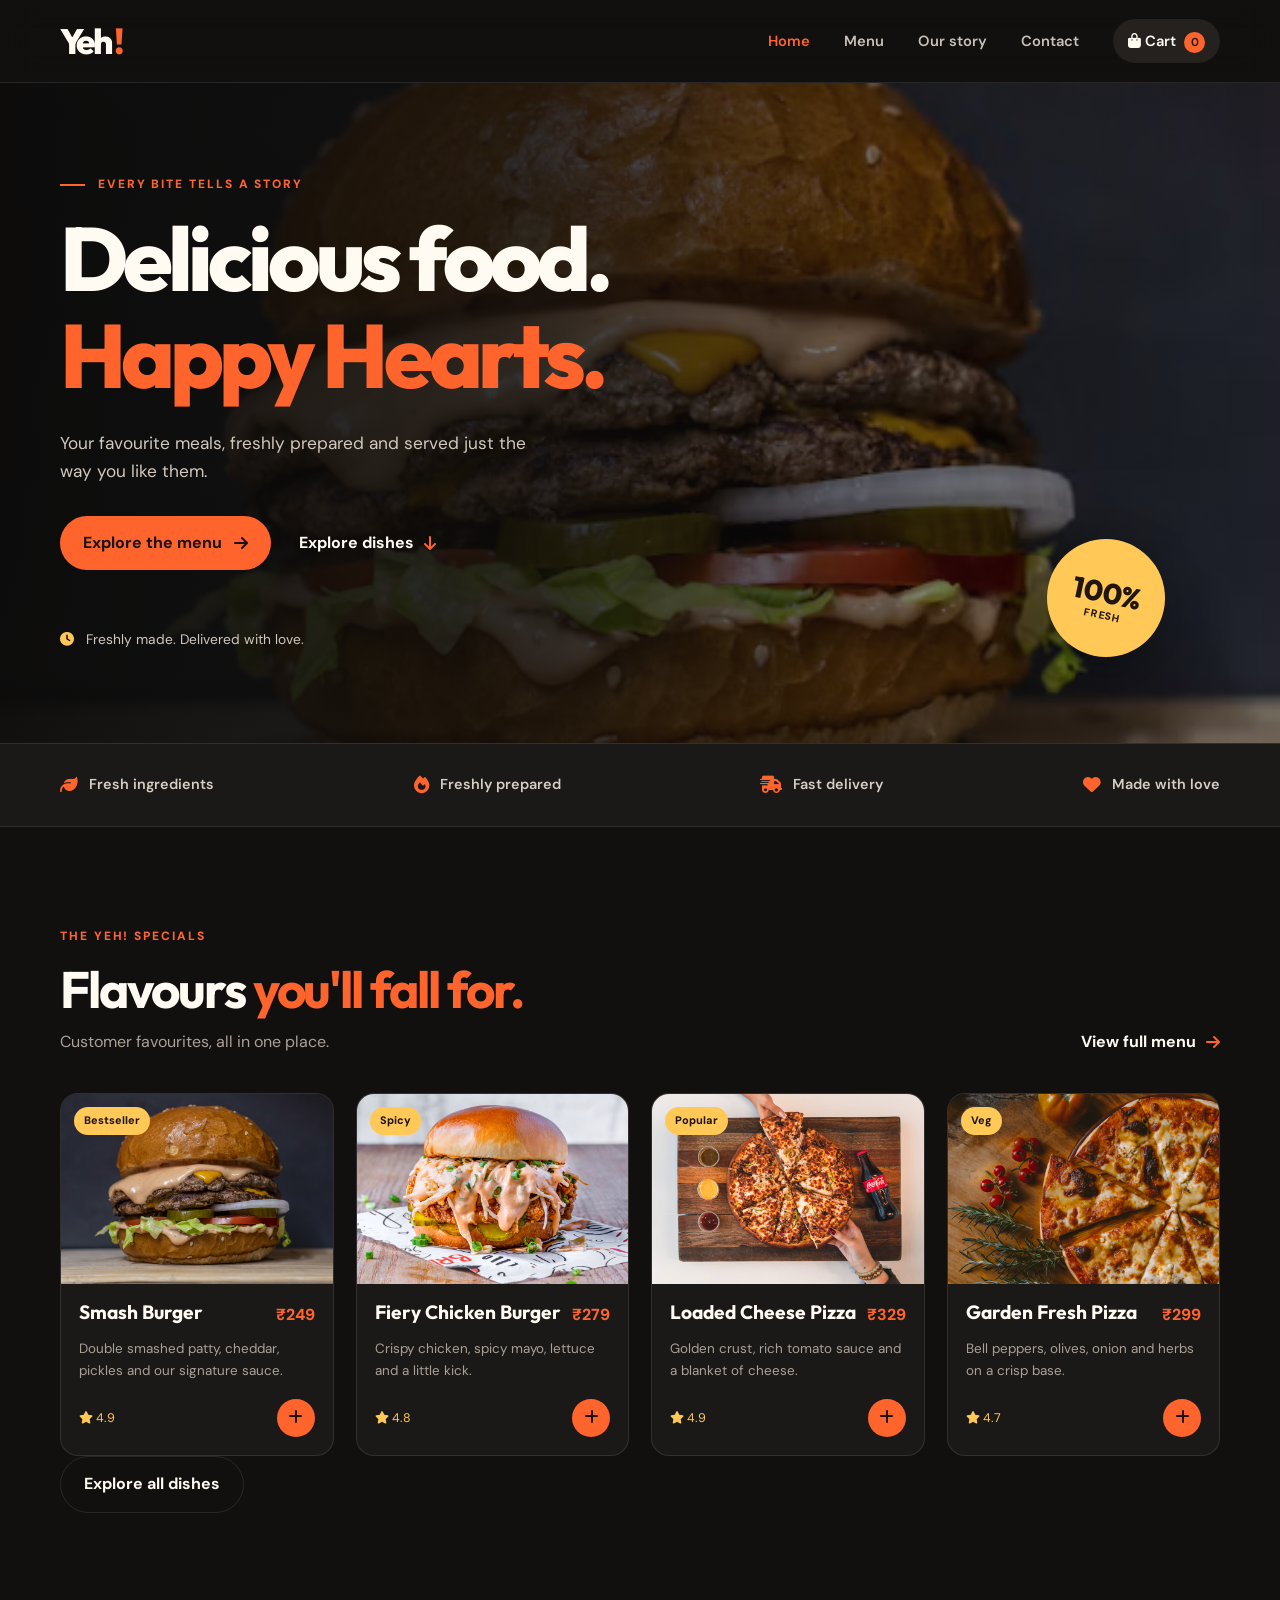
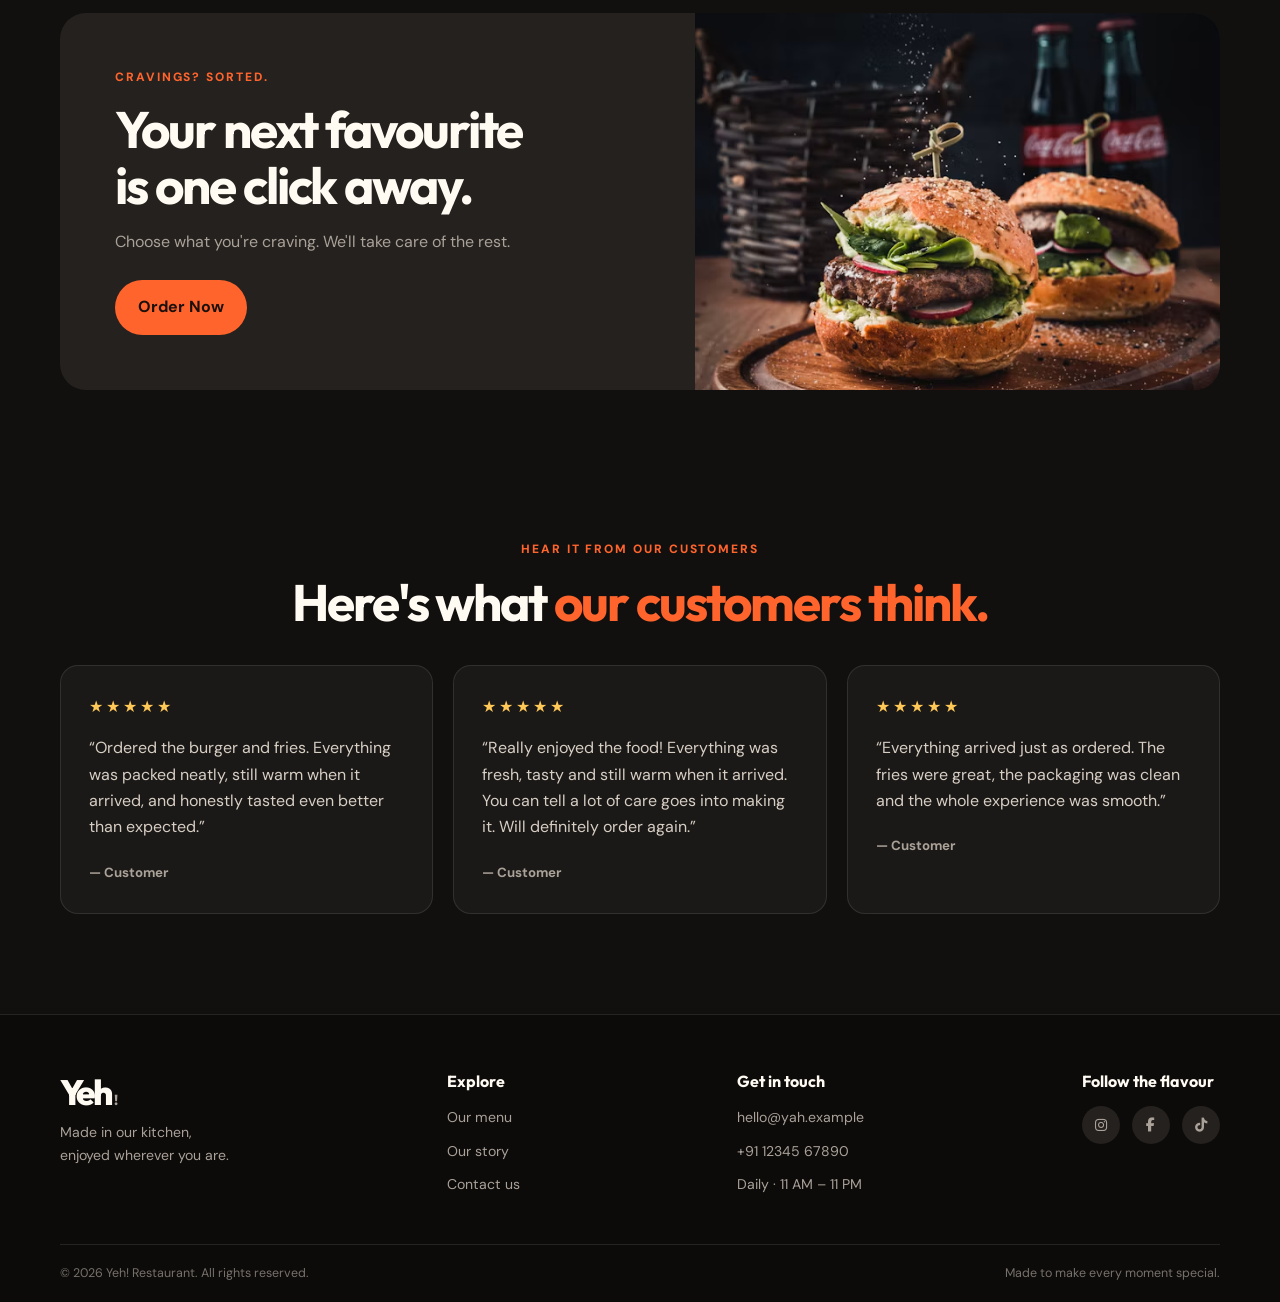
<file: index.html>
<!doctype html>
<html lang="en">
  <head>
    <meta charset="UTF-8" />
    <meta name="viewport" content="width=device-width, initial-scale=1.0" />
    <meta
      name="description"
      content="Yeh! — freshly prepared food, bold flavours and convenient delivery."
    />
    <title>Yeh! | Fresh Food, Delivered</title>

    <link rel="preconnect" href="https://fonts.googleapis.com" />
    <link rel="preconnect" href="https://fonts.gstatic.com" crossorigin />
    <link
      href="https://fonts.googleapis.com/css2?family=DM+Sans:wght@400;500;600;700&family=Outfit:wght@400;500;600;700;800&display=swap"
      rel="stylesheet"
    />
    <link
      rel="stylesheet"
      href="https://cdnjs.cloudflare.com/ajax/libs/font-awesome/6.5.2/css/all.min.css"
    />
    <link rel="stylesheet" href="css/style.css" />
    <link rel="stylesheet" href="css/responsive.css" />
    <script src="js/script.js" defer></script>
  </head>

  <body>
    <!-- Header and Navigation Section -->
    <header class="site-header">
      <div class="container nav-wrap flex items-center justify-between">
        <a class="brand" href="index.html" aria-label="Yeh! home">
          Yeh <span>!</span>
        </a>

        <button
          class="menu-toggle"
          type="button"
          aria-label="Open navigation"
          aria-expanded="false"
          aria-controls="main-navigation"
        >
          <i class="fa-solid fa-bars"></i>
        </button>

        <nav
          class="main-nav flex items-center"
          id="main-navigation"
          aria-label="Main navigation"
        >
          <a class="active" href="index.html">Home</a>
          <a href="menu.html">Menu</a>
          <a href="about.html">Our story</a>
          <a href="contact.html">Contact</a>

          <a class="nav-cart" href="checkout.html">
            <i class="fa-solid fa-bag-shopping"></i> Cart
            <span class="cart-count">0</span>
          </a>
        </nav>
      </div>
    </header>

    <!-- Main Content Section -->
    <main>
      <!-- Hero Section -->
      <section class="hero">
        <div class="hero-shade"></div>

        <div class="container hero-content">
          <p class="eyebrow"><span></span> EVERY BITE TELLS A STORY</p>

          <h1>
            Delicious food.<br />
            <em>Happy Hearts.</em>
          </h1>

          <p class="hero-copy">
            Your favourite meals, freshly prepared and served just the way you
            like them.
          </p>

          <!-- Hero Buttons Section -->
          <div class="hero-actions flex items-center">
            <a class="btn btn-primary" href="menu.html">
              Explore the menu
              <i class="fa-solid fa-arrow-right"></i>
            </a>

            <a class="text-link" href="#popular">
              Explore dishes
              <i class="fa-solid fa-arrow-down"></i>
            </a>
          </div>

          <!-- Hero Note Section -->
          <div class="hero-note">
            <i class="fa-solid fa-clock"></i>
            Freshly made. Delivered with love.
          </div>
        </div>

        <!-- Hero Sticker Section -->
        <div class="hero-sticker">
          <strong>100%</strong>
          <span>FRESH</span>
        </div>
      </section>

      <!-- Promise and Trust Points Section -->
      <section class="promise-strip">
        <div class="container promise-inner flex justify-between">
          <div>
            <i class="fa-solid fa-leaf"></i>
            <span>Fresh ingredients</span>
          </div>

          <div>
            <i class="fa-solid fa-fire"></i>
            <span>Freshly prepared</span>
          </div>

          <div>
            <i class="fa-solid fa-truck-fast"></i>
            <span>Fast delivery</span>
          </div>

          <div>
            <i class="fa-solid fa-heart"></i>
            <span>Made with love</span>
          </div>
        </div>
      </section>

      <!-- Popular Dishes Section -->
      <section class="section container" id="popular">
        <div class="section-heading flex items-end justify-between">
          <div>
            <p class="eyebrow">THE YEH! SPECIALS</p>
            <h2>Flavours<em> you'll fall for.</em></h2>
            <p class="muted">Customer favourites, all in one place.</p>
          </div>

          <a class="text-link desktop-link" href="menu.html">
            View full menu
            <i class="fa-solid fa-arrow-right"></i>
          </a>
        </div>

        <!-- Featured Food Items Section -->
        <div class="food-list flex" id="featured-foods"></div>

        <!-- Mobile Menu Button Section -->
        <a class="btn btn-outline mobile-full" href="menu.html">
          Explore all dishes
        </a>
      </section>

      <!-- Promotional Banner Section -->
      <section class="promo container">
        <div class="promo-copy">
          <p class="eyebrow">CRAVINGS? SORTED.</p>

          <h2>
            Your next favourite<br />
            is one click away.
          </h2>

          <p>Choose what you're craving. We'll take care of the rest.</p>

          <a class="btn btn-primary" href="menu.html">Order Now</a>
        </div>

        <!-- Promotional Image Section -->
        <div
          class="promo-image"
          role="img"
          aria-label="Fresh burger and fries"
        ></div>
      </section>

      <!-- Customer Reviews Section -->
      <section class="section container review-section">
        <p class="eyebrow text-center">HEAR IT FROM OUR CUSTOMERS</p>

        <h2 class="text-center">Here's what <em>our customers think.</em></h2>

        <!-- Review Cards Section -->
        <div class="review-list flex">
          <article class="review-card">
            <div class="stars" aria-label="5 out of 5 stars">★★★★★</div>

            <p>
              “Ordered the burger and fries. Everything was packed neatly, still
              warm when it arrived, and honestly tasted even better than
              expected.”
            </p>

            <strong>— Customer</strong>
          </article>

          <article class="review-card">
            <div class="stars" aria-label="5 out of 5 stars">★★★★★</div>

            <p>
              “Really enjoyed the food! Everything was fresh, tasty and still
              warm when it arrived. You can tell a lot of care goes into making
              it. Will definitely order again.”
            </p>

            <strong>— Customer</strong>
          </article>

          <article class="review-card">
            <div class="stars" aria-label="5 out of 5 stars">★★★★★</div>

            <p>
              “Everything arrived just as ordered. The fries were great, the
              packaging was clean and the whole experience was smooth.”
            </p>

            <strong>— Customer</strong>
          </article>
        </div>
      </section>
    </main>

    <!-- Footer Section -->
    <footer class="site-footer">
      <!-- Footer Main Content Section -->
      <div class="container footer-main flex justify-between">
        <div>
          <a class="brand" href="index.html">Yeh <span>!</span></a>
          <p>
            Made in our kitchen,<br />
            enjoyed wherever you are.
          </p>
        </div>

        <!-- Footer Navigation Links Section -->
        <div>
          <h3>Explore</h3>
          <a href="menu.html">Our menu</a>
          <a href="about.html">Our story</a>
          <a href="contact.html">Contact us</a>
        </div>

        <!-- Footer Contact Information Section -->
        <div>
          <h3>Get in touch</h3>
          <a href="mailto:hello@yah.example">hello@yah.example</a>
          <a href="tel:+911234567890">+91 12345 67890</a>
          <span>Daily · 11 AM – 11 PM</span>
        </div>

        <!-- Footer Social Media Section -->
        <div>
          <h3>Follow the flavour</h3>

          <div class="socials flex">
            <a href="#" aria-label="Instagram">
              <i class="fa-brands fa-instagram"></i>
            </a>

            <a href="#" aria-label="Facebook">
              <i class="fa-brands fa-facebook-f"></i>
            </a>

            <a href="#" aria-label="TikTok">
              <i class="fa-brands fa-tiktok"></i>
            </a>
          </div>
        </div>
      </div>

      <!-- Footer Bottom Section -->
      <div class="container footer-bottom flex justify-between">
        <span>
          © <span data-year></span> Yeh! Restaurant. All rights reserved.
        </span>

        <span>Made to make every moment special.</span>
      </div>
    </footer>
  </body>
</html>
</file>
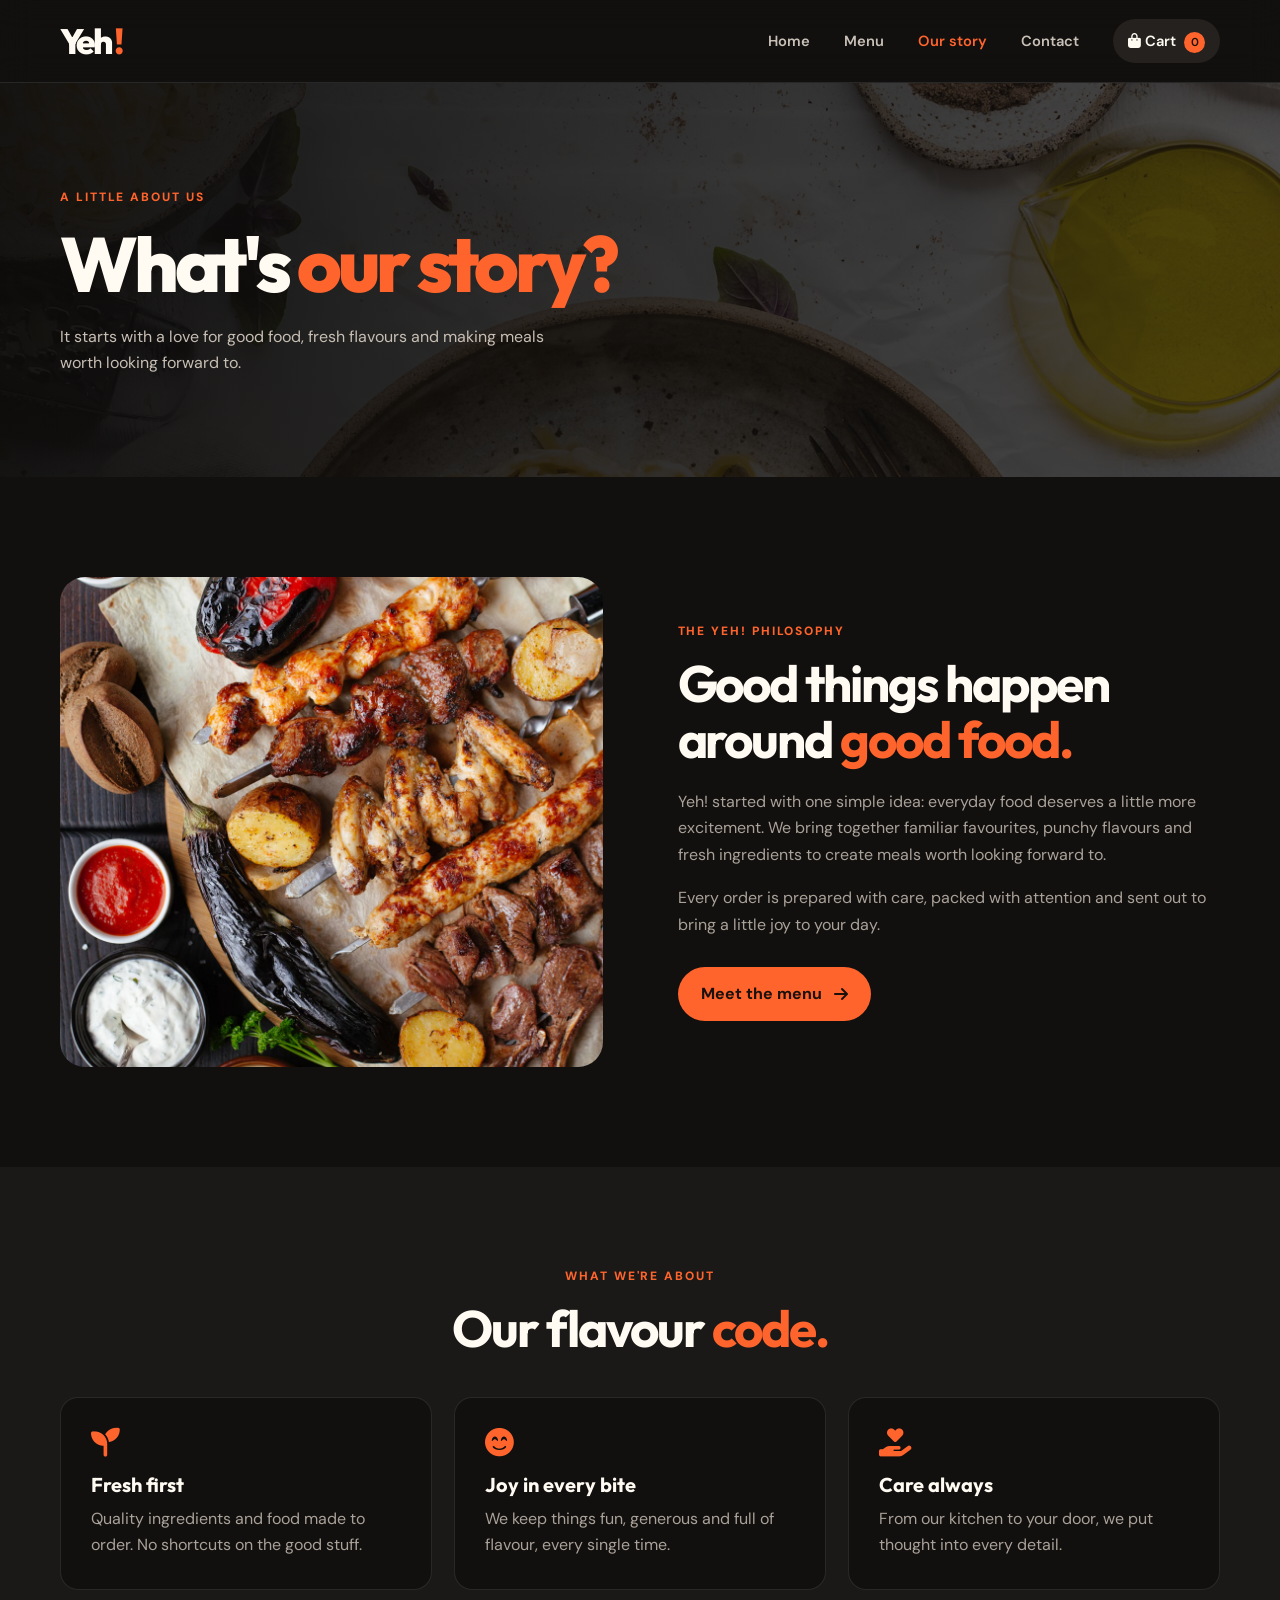
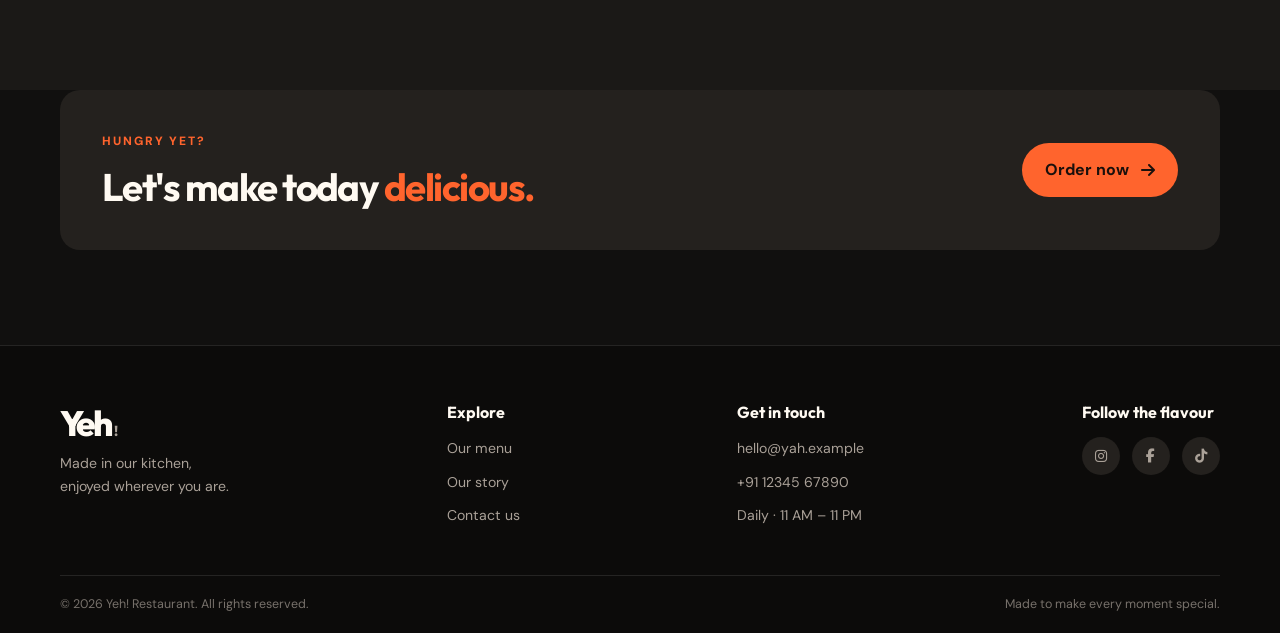
<file: about.html>
<!doctype html>
<html lang="en">
  <head>
    <meta charset="UTF-8" />
    <meta name="viewport" content="width=device-width, initial-scale=1.0" />
    <meta
      name="description"
      content="Yeh! — freshly prepared food, bold flavours and convenient delivery."
    />
    <title>Our Story | Yeh!</title>

    <link rel="preconnect" href="https://fonts.googleapis.com" />
    <link rel="preconnect" href="https://fonts.gstatic.com" crossorigin />
    <link
      href="https://fonts.googleapis.com/css2?family=DM+Sans:wght@400;500;600;700&family=Outfit:wght@400;500;600;700;800&display=swap"
      rel="stylesheet"
    />
    <link
      rel="stylesheet"
      href="https://cdnjs.cloudflare.com/ajax/libs/font-awesome/6.5.2/css/all.min.css"
    />
    <link rel="stylesheet" href="css/style.css" />
    <link rel="stylesheet" href="css/responsive.css" />
    <script src="js/script.js" defer></script>
  </head>

  <body>
    <!-- Header and Navigation Section -->
    <header class="site-header">
      <div class="container nav-wrap flex items-center justify-between">
        <a class="brand" href="index.html" aria-label="Yeh! home">
          Yeh <span>!</span>
        </a>

        <button
          class="menu-toggle"
          type="button"
          aria-label="Open navigation"
          aria-expanded="false"
          aria-controls="main-navigation"
        >
          <i class="fa-solid fa-bars"></i>
        </button>

        <nav
          class="main-nav flex items-center"
          id="main-navigation"
          aria-label="Main navigation"
        >
          <a href="index.html">Home</a>
          <a href="menu.html">Menu</a>
          <a class="active" href="about.html">Our story</a>
          <a href="contact.html">Contact</a>

          <a class="nav-cart" href="checkout.html">
            <i class="fa-solid fa-bag-shopping"></i> Cart
            <span class="cart-count">0</span>
          </a>
        </nav>
      </div>
    </header>

    <!-- Main Content Section -->
    <main>
      <!-- About Hero Section -->
      <section class="page-hero about-hero">
        <div class="container">
          <p class="eyebrow">A LITTLE ABOUT US</p>
          <h1>What's <em>our story?</em></h1>
          <p>
            It starts with a love for good food, fresh flavours and making meals
            worth looking forward to.
          </p>
        </div>
      </section>

      <!-- Our Story and Philosophy Section -->
      <section class="section container story-layout flex items-center">
        <div class="story-photo"></div>
        <div class="story-copy">
          <p class="eyebrow">THE YEH! PHILOSOPHY</p>
          <h2>Good things happen<br />around <em>good food.</em></h2>
          <p>
            Yeh! started with one simple idea: everyday food deserves a little
            more excitement. We bring together familiar favourites, punchy
            flavours and fresh ingredients to create meals worth looking forward
            to.
          </p>
          <p>
            Every order is prepared with care, packed with attention and sent
            out to bring a little joy to your day.
          </p>
          <a class="btn btn-primary" href="menu.html"
            >Meet the menu <i class="fa-solid fa-arrow-right"></i
          ></a>
        </div>
      </section>

      <!-- Our Values Section -->
      <section class="values-section">
        <div class="container section">
          <p class="eyebrow text-center">WHAT WE'RE ABOUT</p>
          <h2 class="text-center">Our flavour <em>code.</em></h2>

          <!-- Value Cards Section -->
          <div class="value-list flex">
            <article class="value-card">
              <i class="fa-solid fa-seedling"></i>
              <h3>Fresh first</h3>
              <p>
                Quality ingredients and food made to order. No shortcuts on the
                good stuff.
              </p>
            </article>

            <article class="value-card">
              <i class="fa-solid fa-face-smile-beam"></i>
              <h3>Joy in every bite</h3>
              <p>
                We keep things fun, generous and full of flavour, every single
                time.
              </p>
            </article>

            <article class="value-card">
              <i class="fa-solid fa-hand-holding-heart"></i>
              <h3>Care always</h3>
              <p>
                From our kitchen to your door, we put thought into every detail.
              </p>
            </article>
          </div>
        </div>
      </section>

      <!-- Call to Action Section -->
      <section
        class="section container cta-band flex justify-between items-center"
      >
        <div>
          <p class="eyebrow">HUNGRY YET?</p>
          <h2>Let's make today <em>delicious.</em></h2>
        </div>
        <a class="btn btn-primary" href="menu.html"
          >Order now <i class="fa-solid fa-arrow-right"></i
        ></a>
      </section>
    </main>

    <!-- Footer Section -->
    <footer class="site-footer">
      <!-- Footer Main Content Section -->
      <div class="container footer-main flex justify-between">
        <div>
          <a class="brand" href="index.html">Yeh <span>!</span></a>
          <p>
            Made in our kitchen,<br />
            enjoyed wherever you are.
          </p>
        </div>

        <!-- Footer Navigation Links Section -->
        <div>
          <h3>Explore</h3>
          <a href="menu.html">Our menu</a>
          <a href="about.html">Our story</a>
          <a href="contact.html">Contact us</a>
        </div>

        <!-- Footer Contact Information Section -->
        <div>
          <h3>Get in touch</h3>
          <a href="mailto:hello@yah.example">hello@yah.example</a>
          <a href="tel:+911234567890">+91 12345 67890</a>
          <span>Daily · 11 AM – 11 PM</span>
        </div>

        <!-- Footer Social Media Section -->
        <div>
          <h3>Follow the flavour</h3>

          <div class="socials flex">
            <a href="#" aria-label="Instagram">
              <i class="fa-brands fa-instagram"></i>
            </a>

            <a href="#" aria-label="Facebook">
              <i class="fa-brands fa-facebook-f"></i>
            </a>

            <a href="#" aria-label="TikTok">
              <i class="fa-brands fa-tiktok"></i>
            </a>
          </div>
        </div>
      </div>

      <!-- Footer Bottom Section -->
      <div class="container footer-bottom flex justify-between">
        <span>
          © <span data-year></span> Yeh! Restaurant. All rights reserved.
        </span>

        <span>Made to make every moment special.</span>
      </div>
    </footer>
  </body>
</html>
</file>
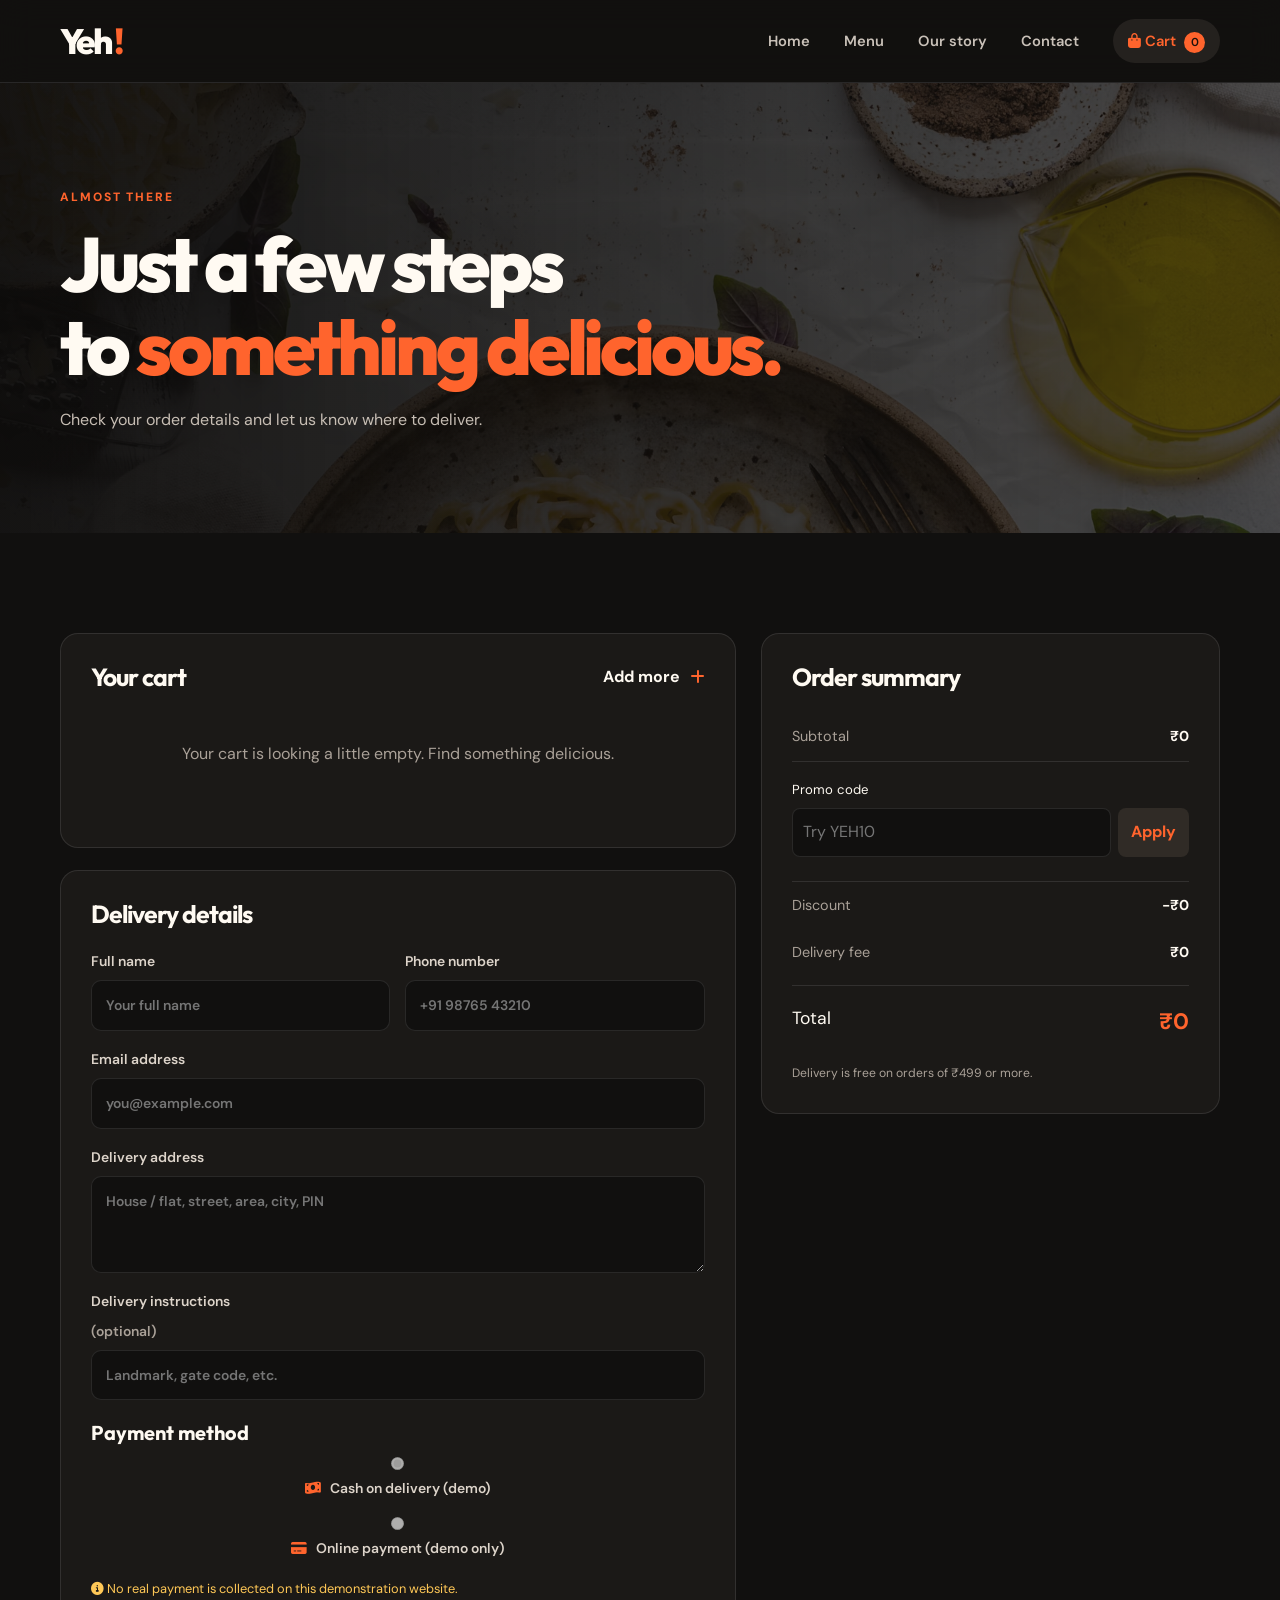
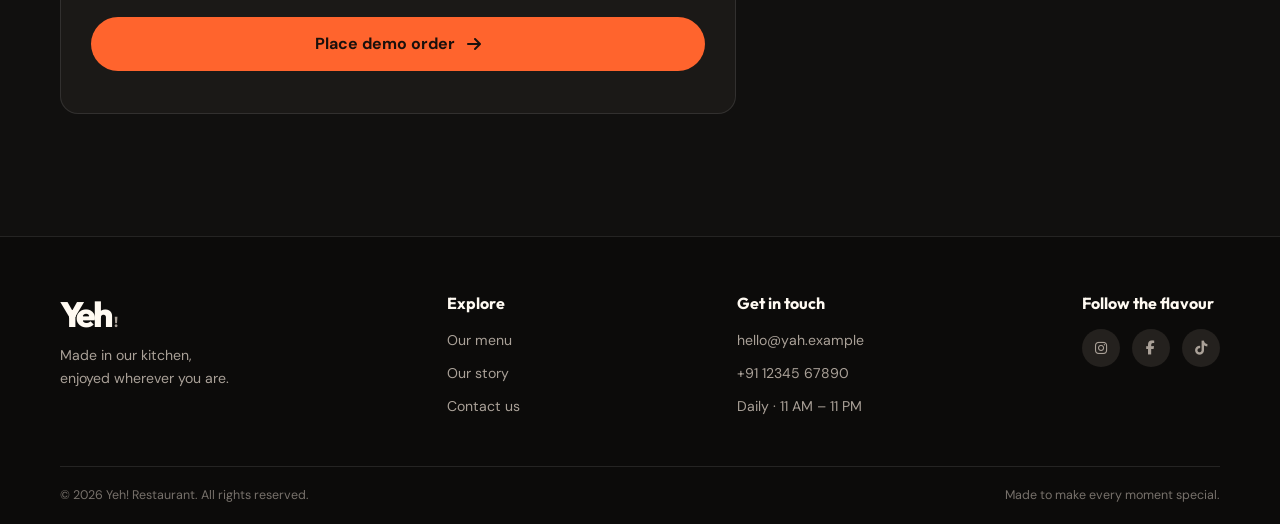
<file: checkout.html>
<!doctype html>
<html lang="en">
  <head>
    <meta charset="UTF-8" />
    <meta name="viewport" content="width=device-width, initial-scale=1.0" />
    <meta
      name="description"
      content="Yeh! — freshly prepared food, bold flavours and convenient delivery."
    />
    <title>Your Cart | Yeh!</title>

    <link rel="preconnect" href="https://fonts.googleapis.com" />
    <link rel="preconnect" href="https://fonts.gstatic.com" crossorigin />
    <link
      href="https://fonts.googleapis.com/css2?family=DM+Sans:wght@400;500;600;700&family=Outfit:wght@400;500;600;700;800&display=swap"
      rel="stylesheet"
    />
    <link
      rel="stylesheet"
      href="https://cdnjs.cloudflare.com/ajax/libs/font-awesome/6.5.2/css/all.min.css"
    />
    <link rel="stylesheet" href="css/style.css" />
    <link rel="stylesheet" href="css/responsive.css" />
    <script src="js/script.js" defer></script>
  </head>

  <body>
    <!-- Header and Navigation Section -->
    <header class="site-header">
      <div class="container nav-wrap flex items-center justify-between">
        <a class="brand" href="index.html" aria-label="Yeh! home">
          Yeh <span>!</span>
        </a>

        <button
          class="menu-toggle"
          type="button"
          aria-label="Open navigation"
          aria-expanded="false"
          aria-controls="main-navigation"
        >
          <i class="fa-solid fa-bars"></i>
        </button>

        <nav
          class="main-nav flex items-center"
          id="main-navigation"
          aria-label="Main navigation"
        >
          <a href="index.html">Home</a>
          <a href="menu.html">Menu</a>
          <a href="about.html">Our story</a>
          <a href="contact.html">Contact</a>

          <a class="nav-cart active" href="checkout.html">
            <i class="fa-solid fa-bag-shopping"></i> Cart
            <span class="cart-count">0</span>
          </a>
        </nav>
      </div>
    </header>

    <!-- Main Content Section -->
    <main>
      <!-- Checkout Hero Section -->
      <section class="page-hero checkout-hero">
        <div class="container">
          <p class="eyebrow">ALMOST THERE</p>
          <h1>Just a few steps<br />to <em>something delicious.</em></h1>
          <p>Check your order details and let us know where to deliver.</p>
        </div>
      </section>

      <!-- Cart and Checkout Layout Section -->
      <section class="section container checkout-layout flex">
        <!-- Cart Items Section -->
        <div class="checkout-main">
          <div class="checkout-panel">
            <div class="panel-heading flex justify-between">
              <h2>Your cart</h2>
              <a href="menu.html" class="text-link"
                >Add more <i class="fa-solid fa-plus"></i
              ></a>
            </div>
            <div id="cart-items"></div>
            <p class="empty-cart hidden" id="empty-cart">
              Your cart is looking a little empty.
              <a href="menu.html">Find something delicious.</a>
            </p>
          </div>

          <!-- Delivery Details Form Section -->
          <form class="checkout-panel customer-form" id="checkout-form">
            <h2>Delivery details</h2>
            <div class="form-row flex">
              <label
                >Full name<input
                  name="customerName"
                  required
                  minlength="2"
                  placeholder="Your full name" /></label
              ><label
                >Phone number<input
                  name="phone"
                  type="tel"
                  required
                  pattern="[0-9+\-\s]{10,15}"
                  placeholder="+91 98765 43210"
              /></label>
            </div>
            <label
              >Email address<input
                name="email"
                type="email"
                required
                placeholder="you@example.com"
            /></label>
            <label
              >Delivery address<textarea
                name="address"
                rows="3"
                required
                minlength="8"
                placeholder="House / flat, street, area, city, PIN"
              ></textarea>
            </label>
            <label
              >Delivery instructions <span class="muted">(optional)</span
              ><input
                name="instructions"
                placeholder="Landmark, gate code, etc."
            /></label>

            <!-- Payment Method Section -->
            <h3>Payment method</h3>
            <label class="payment-option"
              ><input
                type="radio"
                name="payment"
                value="Cash on delivery"
                checked
              />
              <span
                ><i class="fa-solid fa-money-bill-wave"></i> Cash on delivery
                (demo)</span
              ></label
            >
            <label class="payment-option"
              ><input type="radio" name="payment" value="Online payment demo" />
              <span
                ><i class="fa-solid fa-credit-card"></i> Online payment (demo
                only)</span
              ></label
            >

            <!-- Demo Payment Notice Section -->
            <p class="demo-note">
              <i class="fa-solid fa-circle-info"></i> No real payment is
              collected on this demonstration website.
            </p>

            <!-- Place Order Button Section -->
            <button class="btn btn-primary place-order-btn" type="submit">
              Place demo order <i class="fa-solid fa-arrow-right"></i>
            </button>
            <p class="form-feedback" id="checkout-feedback" role="status"></p>
          </form>
        </div>

        <!-- Order Summary Section -->
        <aside class="order-summary">
          <h2>Order summary</h2>
          <div class="summary-line">
            <span>Subtotal</span><strong id="subtotal">₹0</strong>
          </div>

          <!-- Promo Code Section -->
          <div class="coupon-area">
            <label for="coupon-code">Promo code</label>
            <div class="coupon-input flex">
              <input id="coupon-code" placeholder="Try YEH10" /><button
                id="apply-coupon"
                type="button"
              >
                Apply
              </button>
            </div>
            <p class="coupon-feedback" id="coupon-feedback"></p>
          </div>

          <!-- Order Price Breakdown Section -->
          <div class="summary-line">
            <span>Discount</span><strong id="discount">−₹0</strong>
          </div>
          <div class="summary-line">
            <span>Delivery fee</span><strong id="delivery-fee">₹40</strong>
          </div>
          <div class="summary-line total-line">
            <span>Total</span><strong id="grand-total">₹40</strong>
          </div>
          <p class="summary-footnote">
            Delivery is free on orders of ₹499 or more.
          </p>
        </aside>
      </section>

      <!-- Order Confirmation Modal Section -->
      <div
        class="modal-backdrop hidden"
        id="order-modal"
        role="dialog"
        aria-modal="true"
        aria-labelledby="order-modal-title"
      >
        <div class="success-modal">
          <button class="modal-close" id="close-order-modal" aria-label="Close">
            <i class="fa-solid fa-xmark"></i>
          </button>
          <div class="success-icon"><i class="fa-solid fa-check"></i></div>
          <p class="eyebrow">ORDER RECEIVED</p>
          <h2 id="order-modal-title">That's a good choice!</h2>
          <p>
            Your demo order reference is <strong id="order-number"></strong>.
          </p>
          <p class="muted">
            This is a front-end demonstration. No restaurant has received this
            order.
          </p>
          <a class="btn btn-primary" href="menu.html">Order more good stuff</a>
        </div>
      </div>
    </main>

    <!-- Footer Section -->
    <footer class="site-footer">
      <!-- Footer Main Content Section -->
      <div class="container footer-main flex justify-between">
        <div>
          <a class="brand" href="index.html">Yeh <span>!</span></a>
          <p>
            Made in our kitchen,<br />
            enjoyed wherever you are.
          </p>
        </div>

        <!-- Footer Navigation Links Section -->
        <div>
          <h3>Explore</h3>
          <a href="menu.html">Our menu</a>
          <a href="about.html">Our story</a>
          <a href="contact.html">Contact us</a>
        </div>

        <!-- Footer Contact Information Section -->
        <div>
          <h3>Get in touch</h3>
          <a href="mailto:hello@yah.example">hello@yah.example</a>
          <a href="tel:+911234567890">+91 12345 67890</a>
          <span>Daily · 11 AM – 11 PM</span>
        </div>

        <!-- Footer Social Media Section -->
        <div>
          <h3>Follow the flavour</h3>

          <div class="socials flex">
            <a href="#" aria-label="Instagram">
              <i class="fa-brands fa-instagram"></i>
            </a>

            <a href="#" aria-label="Facebook">
              <i class="fa-brands fa-facebook-f"></i>
            </a>

            <a href="#" aria-label="TikTok">
              <i class="fa-brands fa-tiktok"></i>
            </a>
          </div>
        </div>
      </div>

      <!-- Footer Bottom Section -->
      <div class="container footer-bottom flex justify-between">
        <span>
          © <span data-year></span> Yeh! Restaurant. All rights reserved.
        </span>

        <span>Made to make every moment special.</span>
      </div>
    </footer>
  </body>
</html>
</file>
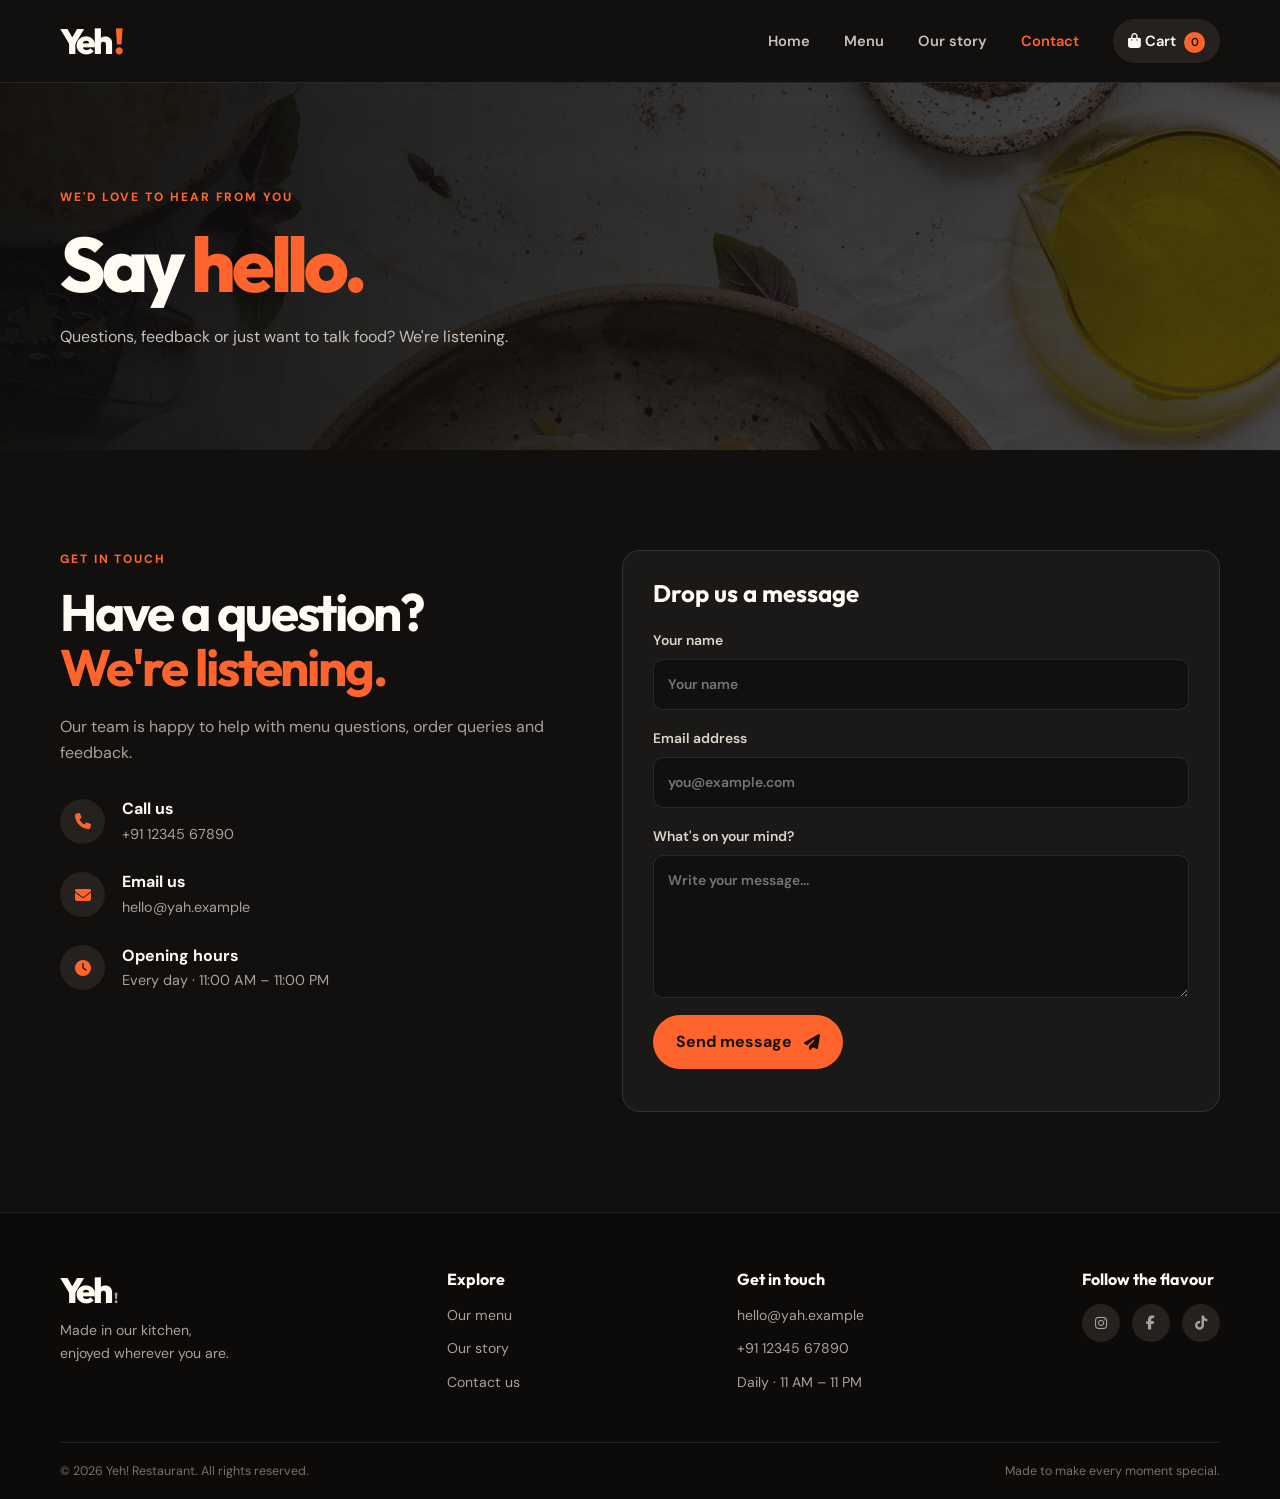
<file: contact.html>
<!doctype html>
<html lang="en">
  <head>
    <meta charset="UTF-8" />
    <meta name="viewport" content="width=device-width, initial-scale=1.0" />
    <meta
      name="description"
      content="Yeh! — freshly prepared food, bold flavours and convenient delivery."
    />
    <title>Contact Us | Yeh!</title>

    <link rel="preconnect" href="https://fonts.googleapis.com" />
    <link rel="preconnect" href="https://fonts.gstatic.com" crossorigin />
    <link
      href="https://fonts.googleapis.com/css2?family=DM+Sans:wght@400;500;600;700&family=Outfit:wght@400;500;600;700;800&display=swap"
      rel="stylesheet"
    />
    <link
      rel="stylesheet"
      href="https://cdnjs.cloudflare.com/ajax/libs/font-awesome/6.5.2/css/all.min.css"
    />
    <link rel="stylesheet" href="css/style.css" />
    <link rel="stylesheet" href="css/responsive.css" />
    <script src="js/script.js" defer></script>
  </head>

  <body>
    <!-- Header and Navigation Section -->
    <header class="site-header">
      <div class="container nav-wrap flex items-center justify-between">
        <a class="brand" href="index.html" aria-label="Yeh! home">
          Yeh <span>!</span>
        </a>

        <button
          class="menu-toggle"
          type="button"
          aria-label="Open navigation"
          aria-expanded="false"
          aria-controls="main-navigation"
        >
          <i class="fa-solid fa-bars"></i>
        </button>

        <nav
          class="main-nav flex items-center"
          id="main-navigation"
          aria-label="Main navigation"
        >
          <a href="index.html">Home</a>
          <a href="menu.html">Menu</a>
          <a href="about.html">Our story</a>
          <a class="active" href="contact.html">Contact</a>

          <a class="nav-cart" href="checkout.html">
            <i class="fa-solid fa-bag-shopping"></i> Cart
            <span class="cart-count">0</span>
          </a>
        </nav>
      </div>
    </header>

    <!-- Main Content Section -->

    <main>
      <!-- Contact Hero Section -->
      <section class="page-hero contact-hero">
        <div class="container">
          <p class="eyebrow">WE'D LOVE TO HEAR FROM YOU</p>
          <h1>Say <em>hello.</em></h1>
          <p>Questions, feedback or just want to talk food? We're listening.</p>
        </div>
      </section>

      <!-- Contact Details and Form Section -->
      <section class="section container contact-layout flex">
        <!-- Contact Information Section -->
        <div class="contact-details">
          <p class="eyebrow">GET IN TOUCH</p>
          <h2>Have a question? <em>We're listening.</em></h2>
          <p class="muted">
            Our team is happy to help with menu questions, order queries and
            feedback.
          </p>
          <div class="contact-detail">
            <i class="fa-solid fa-phone"></i>
            <div>
              <strong>Call us</strong
              ><a href="tel:+911234567890">+91 12345 67890</a>
            </div>
          </div>
          <div class="contact-detail">
            <i class="fa-solid fa-envelope"></i>
            <div>
              <strong>Email us</strong
              ><a href="mailto:hello@yah.example">hello@yah.example</a>
            </div>
          </div>
          <div class="contact-detail">
            <i class="fa-solid fa-clock"></i>
            <div>
              <strong>Opening hours</strong
              ><span>Every day · 11:00 AM – 11:00 PM</span>
            </div>
          </div>
        </div>

        <!-- Contact Message Form Section -->
        <form class="form-card" id="contact-form">
          <h3>Drop us a message</h3>
          <label
            >Your name<input
              name="name"
              type="text"
              placeholder="Your name"
              required
              minlength="2"
          /></label>
          <label
            >Email address<input
              name="email"
              type="email"
              placeholder="you@example.com"
              required
          /></label>
          <label
            >What's on your mind?<textarea
              name="message"
              rows="5"
              placeholder="Write your message..."
              required
              minlength="10"
            ></textarea>
          </label>
          <button class="btn btn-primary" type="submit">
            Send message <i class="fa-solid fa-paper-plane"></i>
          </button>
          <p class="form-feedback" id="contact-feedback" role="status"></p>
        </form>
      </section>
    </main>

    <!-- Footer Section -->
    <footer class="site-footer">
      <!-- Footer Main Content Section -->
      <div class="container footer-main flex justify-between">
        <div>
          <a class="brand" href="index.html">Yeh <span>!</span></a>
          <p>
            Made in our kitchen,<br />
            enjoyed wherever you are.
          </p>
        </div>

        <!-- Footer Navigation Links Section -->
        <div>
          <h3>Explore</h3>
          <a href="menu.html">Our menu</a>
          <a href="about.html">Our story</a>
          <a href="contact.html">Contact us</a>
        </div>

        <!-- Footer Contact Information Section -->
        <div>
          <h3>Get in touch</h3>
          <a href="mailto:hello@yah.example">hello@yah.example</a>
          <a href="tel:+911234567890">+91 12345 67890</a>
          <span>Daily · 11 AM – 11 PM</span>
        </div>

        <!-- Footer Social Media Section -->
        <div>
          <h3>Follow the flavour</h3>

          <div class="socials flex">
            <a href="#" aria-label="Instagram">
              <i class="fa-brands fa-instagram"></i>
            </a>

            <a href="#" aria-label="Facebook">
              <i class="fa-brands fa-facebook-f"></i>
            </a>

            <a href="#" aria-label="TikTok">
              <i class="fa-brands fa-tiktok"></i>
            </a>
          </div>
        </div>
      </div>

      <!-- Footer Bottom Section -->
      <div class="container footer-bottom flex justify-between">
        <span>
          © <span data-year></span> Yeh! Restaurant. All rights reserved.
        </span>

        <span>Made to make every moment special.</span>
      </div>
    </footer>
  </body>
</html>
</file>
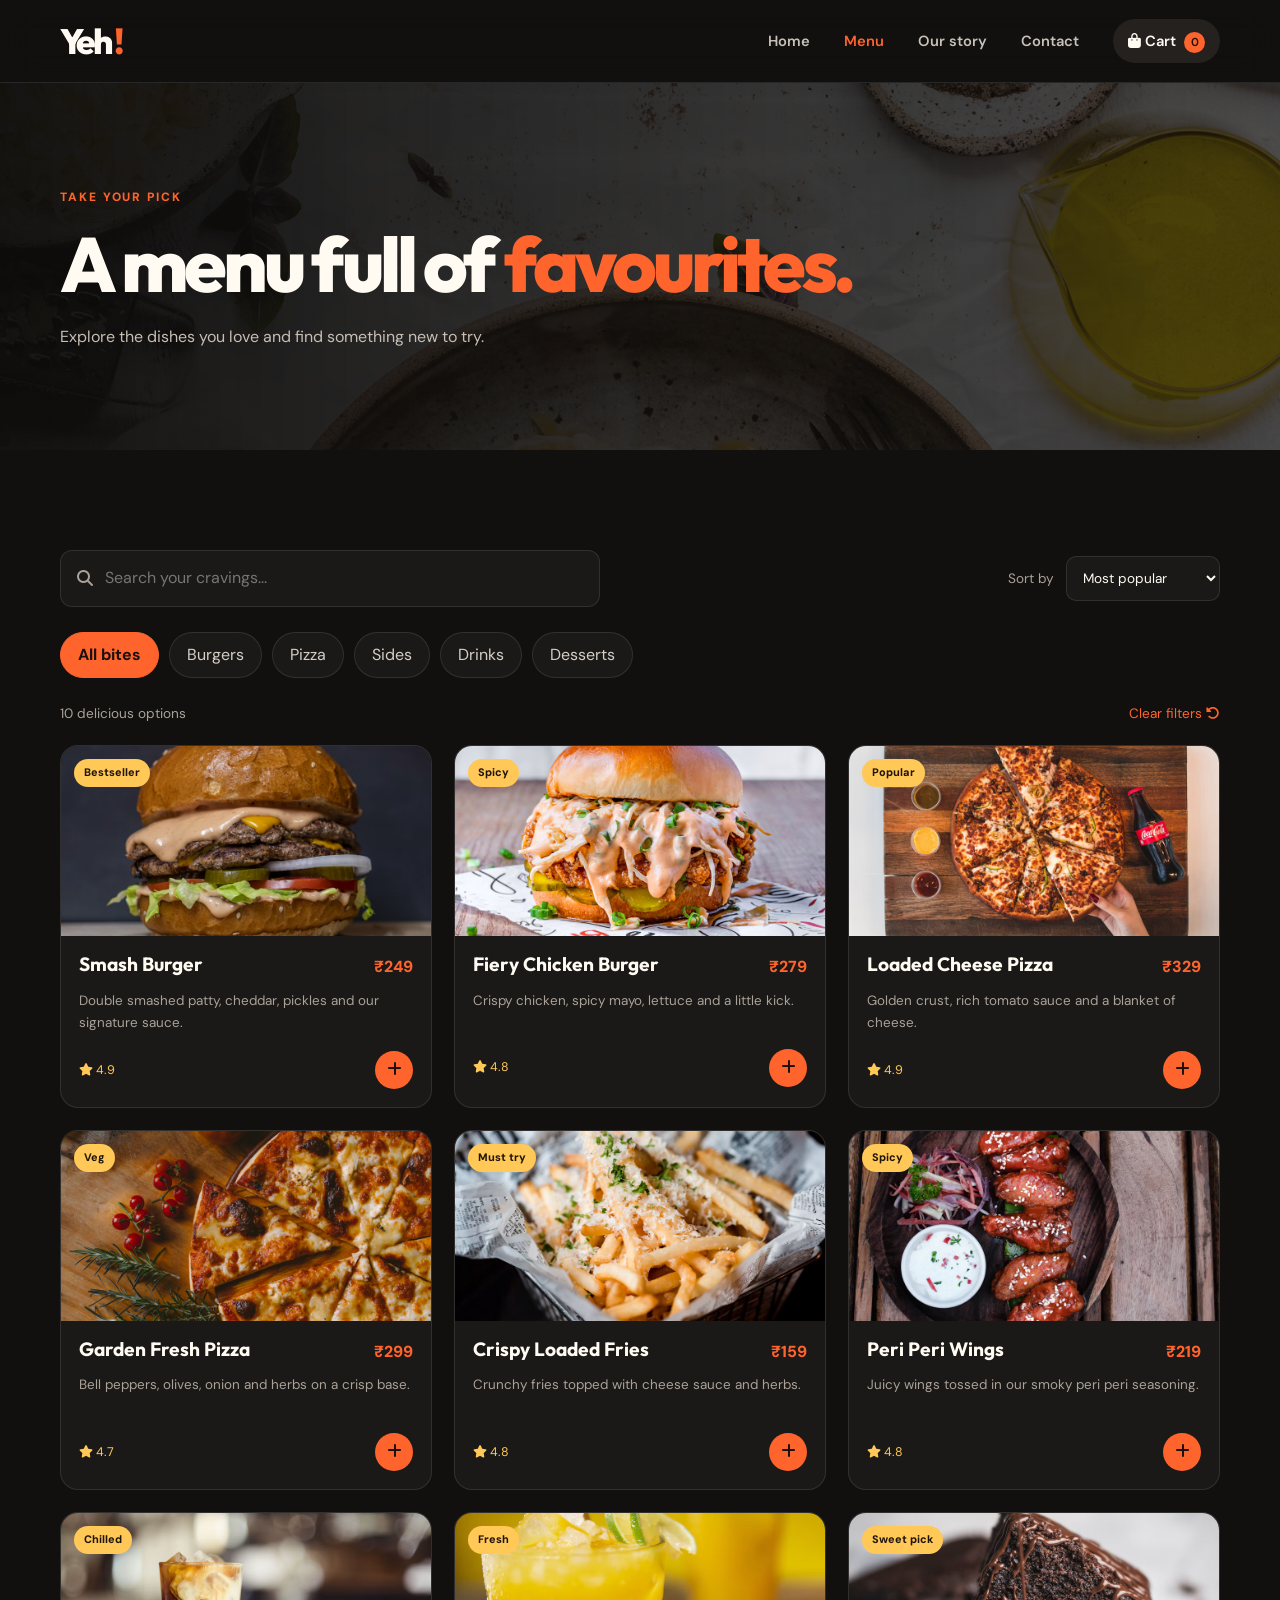
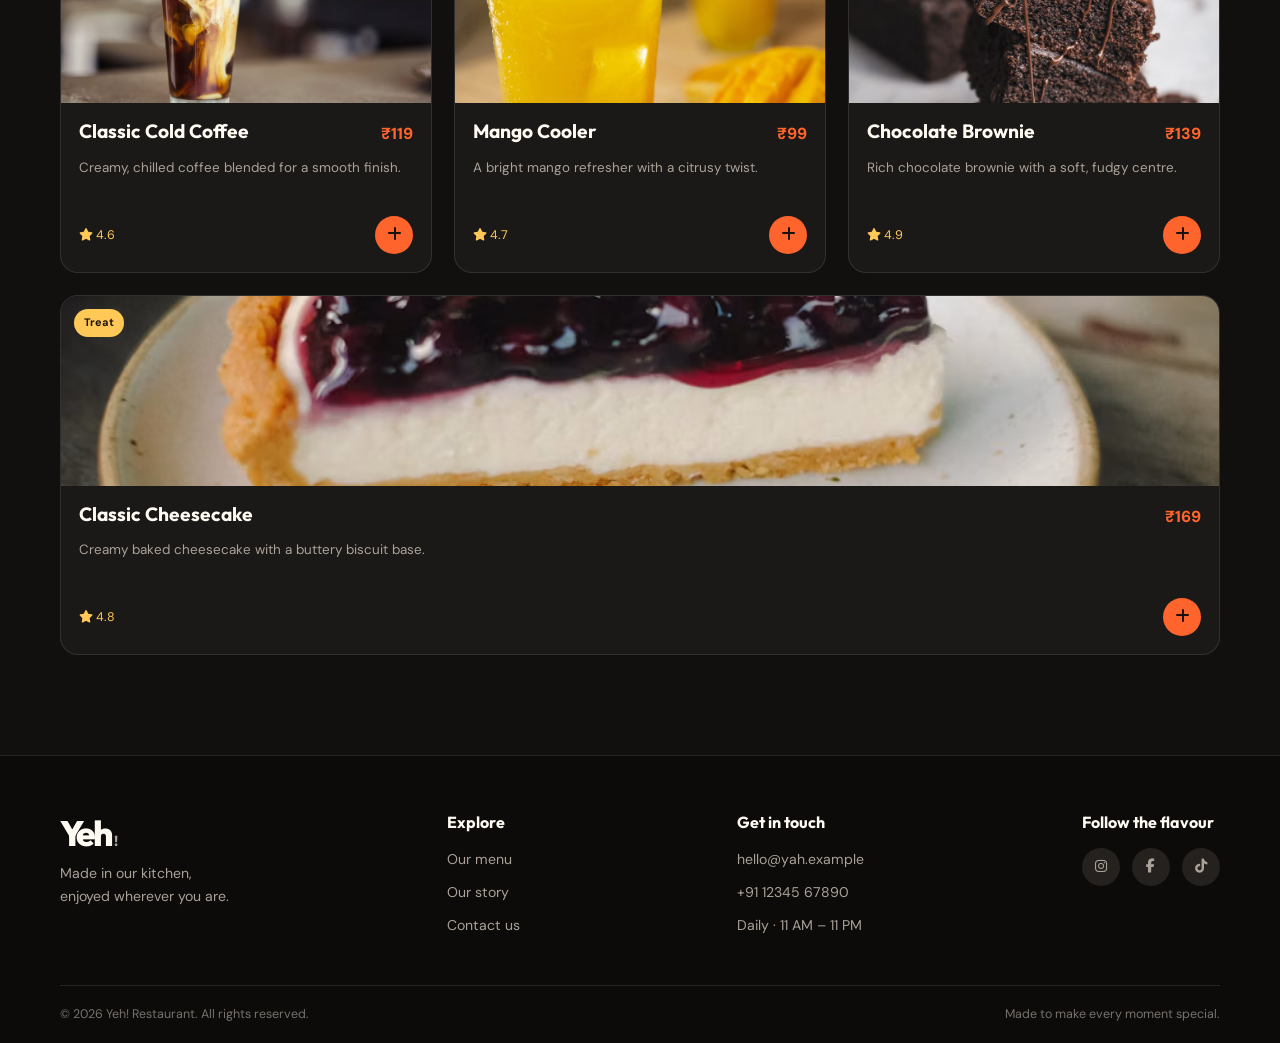
<file: menu.html>
<!doctype html>
<html lang="en">
  <head>
    <meta charset="UTF-8" />
    <meta name="viewport" content="width=device-width, initial-scale=1.0" />
    <meta
      name="description"
      content="Yeh! — freshly prepared food, bold flavours and convenient delivery."
    />
    <title>Menu | Yeh!</title>

    <link rel="preconnect" href="https://fonts.googleapis.com" />
    <link rel="preconnect" href="https://fonts.gstatic.com" crossorigin />
    <link
      href="https://fonts.googleapis.com/css2?family=DM+Sans:wght@400;500;600;700&family=Outfit:wght@400;500;600;700;800&display=swap"
      rel="stylesheet"
    />
    <link
      rel="stylesheet"
      href="https://cdnjs.cloudflare.com/ajax/libs/font-awesome/6.5.2/css/all.min.css"
    />
    <link rel="stylesheet" href="css/style.css" />
    <link rel="stylesheet" href="css/responsive.css" />
    <script src="js/script.js" defer></script>
  </head>

  <body>
    <!-- Header and Navigation Section -->
    <header class="site-header">
      <div class="container nav-wrap flex items-center justify-between">
        <a class="brand" href="index.html" aria-label="Yeh! home">
          Yeh <span>!</span>
        </a>

        <button
          class="menu-toggle"
          type="button"
          aria-label="Open navigation"
          aria-expanded="false"
          aria-controls="main-navigation"
        >
          <i class="fa-solid fa-bars"></i>
        </button>

        <nav
          class="main-nav flex items-center"
          id="main-navigation"
          aria-label="Main navigation"
        >
          <a href="index.html">Home</a>
          <a class="active" href="menu.html">Menu</a>
          <a href="about.html">Our story</a>
          <a href="contact.html">Contact</a>

          <a class="nav-cart" href="checkout.html">
            <i class="fa-solid fa-bag-shopping"></i> Cart
            <span class="cart-count">0</span>
          </a>
        </nav>
      </div>
    </header>

    <!-- Main Content Section -->
    <main>
      <!-- Menu Hero Section -->
      <section class="page-hero menu-hero">
        <div class="container">
          <p class="eyebrow">TAKE YOUR PICK</p>
          <h1>A menu full of <em>favourites.</em></h1>
          <p>Explore the dishes you love and find something new to try.</p>
        </div>
      </section>

      <!-- Menu Items and Filters Section -->
      <section class="section container">
        <!-- Menu Search, Category Filters and Sorting Section -->
        <div class="menu-toolbar flex items-center justify-between">
          <label class="search-box"
            ><i class="fa-solid fa-magnifying-glass"></i
            ><input
              id="menu-search"
              type="search"
              placeholder="Search your cravings..."
              aria-label="Search menu"
          /></label>
          <label class="sort-box"
            >Sort by
            <select id="menu-sort">
              <option value="popular">Most popular</option>
              <option value="low">Price: low to high</option>
              <option value="high">Price: high to low</option>
              <option value="az">Name: A to Z</option>
            </select></label
          >
        </div>

        <!-- Menu Category Filters Section -->
        <div
          class="filter-row flex"
          id="category-filters"
          aria-label="Filter by category"
        >
          <button class="filter-chip active" data-category="All">
            All bites</button
          ><button class="filter-chip" data-category="Burgers">Burgers</button
          ><button class="filter-chip" data-category="Pizza">Pizza</button
          ><button class="filter-chip" data-category="Sides">Sides</button
          ><button class="filter-chip" data-category="Drinks">Drinks</button
          ><button class="filter-chip" data-category="Desserts">
            Desserts
          </button>
        </div>

        <!-- Menu Results and Clear Filters Section -->
        <div class="menu-result-line flex justify-between">
          <span id="menu-result-count">Loading menu...</span
          ><button class="clear-filters" id="clear-filters">
            Clear filters <i class="fa-solid fa-rotate-left"></i>
          </button>
        </div>

        <!-- Food Items Display Section -->
        <div class="food-list menu-food-list flex" id="menu-foods"></div>

        <!-- Empty Menu Message Section -->
        <p class="empty-state hidden" id="empty-menu">
          No bites found. Try another search or category.
        </p>
      </section>
    </main>

    <!-- Footer Section -->
    <footer class="site-footer">
      <!-- Footer Main Content Section -->
      <div class="container footer-main flex justify-between">
        <div>
          <a class="brand" href="index.html">Yeh <span>!</span></a>
          <p>
            Made in our kitchen,<br />
            enjoyed wherever you are.
          </p>
        </div>

        <!-- Footer Navigation Links Section -->
        <div>
          <h3>Explore</h3>
          <a href="menu.html">Our menu</a>
          <a href="about.html">Our story</a>
          <a href="contact.html">Contact us</a>
        </div>

        <!-- Footer Contact Information Section -->
        <div>
          <h3>Get in touch</h3>
          <a href="mailto:hello@yah.example">hello@yah.example</a>
          <a href="tel:+911234567890">+91 12345 67890</a>
          <span>Daily · 11 AM – 11 PM</span>
        </div>

        <!-- Footer Social Media Section -->
        <div>
          <h3>Follow the flavour</h3>

          <div class="socials flex">
            <a href="#" aria-label="Instagram">
              <i class="fa-brands fa-instagram"></i>
            </a>

            <a href="#" aria-label="Facebook">
              <i class="fa-brands fa-facebook-f"></i>
            </a>

            <a href="#" aria-label="TikTok">
              <i class="fa-brands fa-tiktok"></i>
            </a>
          </div>
        </div>
      </div>

      <!-- Footer Bottom Section -->
      <div class="container footer-bottom flex justify-between">
        <span>
          © <span data-year></span> Yeh! Restaurant. All rights reserved.
        </span>

        <span>Made to make every moment special.</span>
      </div>
    </footer>
  </body>
</html>
</file>
<file: css/style.css>
/* ================= COMMON STYLING ================= */

/* Global Section Styling */
:root {
  --bg: #11100f;
  --surface: #1b1917;
  --surface-2: #24211e;
  --surface-3: #302b26;
  --text: #fffaf2;
  --muted: #aaa198;
  --orange: #ff642d;
  --orange-dark: #e94c1b;
  --yellow: #ffc857;
  --line: rgba(255, 255, 255, 0.1);
  --green: #a9c98c;
  --radius: 18px;
  --shadow: 0 18px 50px rgba(0, 0, 0, 0.28);
}

* {
  margin: 0;
  padding: 0;
  box-sizing: border-box;
}

html {
  scroll-behavior: smooth;
}

body {
  background: var(--bg);
  color: var(--text);
  font-family: "DM Sans", sans-serif;
  line-height: 1.65;
}

/* Typography Section Styling */
a {
  color: inherit;
  text-decoration: none;
}

button,
input,
textarea,
select {
  font: inherit;
}

button,
a,
select {
  -webkit-tap-highlight-color: transparent;
}

img {
  display: block;
  max-width: 100%;
}

h1,
h2,
h3,
h4,
.brand {
  font-family: "Outfit", sans-serif;
  line-height: 1.08;
}

h1 {
  font-size: clamp(3.2rem, 7vw, 6.6rem);
  font-weight: 800;
  letter-spacing: -0.055em;
}

h2 {
  font-size: clamp(2.1rem, 4vw, 3.5rem);
  letter-spacing: -0.04em;
}

h3 {
  font-size: 1.25rem;
}

em {
  color: var(--orange);
  font-style: normal;
}

/* Utility Classes Section Styling */
.container {
  width: min(1160px, calc(100% - 48px));
  margin-inline: auto;
}

.flex {
  display: flex;
}

.flex-col {
  flex-direction: column;
}

.items-center {
  align-items: center;
}

.items-end {
  align-items: flex-end;
}

.justify-between {
  justify-content: space-between;
}

.justify-center {
  justify-content: center;
}

.text-center {
  text-align: center;
}

.hidden {
  display: none !important;
}

.muted {
  color: var(--muted);
}

.mt-2 {
  margin-top: 0.5rem;
}

/* Buttons Section Styling */
.btn {
  border: 0;
  border-radius: 999px;
  display: inline-flex;
  align-items: center;
  justify-content: center;
  gap: 12px;
  padding: 14px 23px;
  font-weight: 700;
  cursor: pointer;
  transition:
    transform 0.2s,
    background 0.2s,
    border-color 0.2s;
}

.btn:hover {
  transform: translateY(-2px);
}

.btn-primary {
  background: var(--orange);
  color: #1a100c;
}

.btn-primary:hover {
  background: #ff8054;
}

.btn-outline {
  border: 1px solid var(--line);
  color: var(--text);
  background: transparent;
}

.btn-outline:hover {
  border-color: var(--orange);
  color: var(--orange);
}

.text-link {
  color: var(--text);
  font-weight: 700;
  display: inline-flex;
  gap: 10px;
  align-items: center;
}

.text-link i {
  color: var(--orange);
}

/* Section Heading Styling */
.eyebrow {
  color: var(--orange);
  font-size: 0.75rem;
  font-weight: 800;
  letter-spacing: 0.16em;
  margin-bottom: 15px;
}

.eyebrow span {
  display: inline-block;
  width: 25px;
  height: 2px;
  background: var(--orange);
  vertical-align: middle;
  margin-right: 8px;
}

.section {
  padding-top: 100px;
  padding-bottom: 100px;
}

.section-heading {
  margin-bottom: 38px;
}

.section-heading .muted {
  margin-top: 12px;
}

/* Header and Navigation Section Styling */
.site-header {
  position: sticky;
  top: 0;
  z-index: 50;
  background: rgba(17, 16, 15, 0.94);
  backdrop-filter: blur(16px);
  border-bottom: 1px solid var(--line);
}

.nav-wrap {
  min-height: 82px;
}

.brand {
  font-size: 2.2rem;
  font-weight: 800;
  letter-spacing: -0.09em;
}

.brand span {
  color: var(--orange);
}

.main-nav {
  gap: 34px;
}

.main-nav > a {
  color: #c9c1b8;
  font-size: 0.92rem;
  font-weight: 600;
  transition: color 0.2s;
}

.main-nav > a:hover,
.main-nav > a.active {
  color: var(--orange);
}

.main-nav .nav-cart {
  color: var(--text);
  background: var(--surface-2);
  border-radius: 99px;
  padding: 10px 15px;
}

.cart-count {
  display: inline-flex;
  justify-content: center;
  align-items: center;
  min-width: 21px;
  height: 21px;
  padding: 0 5px;
  background: var(--orange);
  color: #1b100c;
  border-radius: 50px;
  font-size: 0.72rem;
  margin-left: 4px;
}

.menu-toggle {
  display: none;
  border: 1px solid var(--line);
  background: var(--surface);
  color: var(--text);
  border-radius: 10px;
  padding: 10px 13px;
  font-size: 1.1rem;
}

/* ================= HOME PAGE STYLING ================= */

/* Home Hero Section Styling */
.hero {
  min-height: 660px;
  position: relative;
  display: flex;
  align-items: center;
  overflow: hidden;
  background: #1b1713 url("../assets/background-images/home-hero.png") center
    48% / cover no-repeat;
}

.hero-shade {
  position: absolute;
  inset: 0;
  background: linear-gradient(
    90deg,
    rgba(12, 11, 10, 0.96) 0%,
    rgba(12, 11, 10, 0.83) 42%,
    rgba(12, 11, 10, 0.12) 100%
  );
}

.hero-content {
  position: relative;
  z-index: 1;
  padding-top: 45px;
  padding-bottom: 45px;
}

.hero h1 {
  max-width: 700px;
}

.hero-copy {
  color: #d1c8be;
  max-width: 480px;
  font-size: 1.08rem;
  margin: 25px 0 30px;
}

.hero-actions {
  gap: 28px;
}

.hero-note {
  color: #d0c8bf;
  font-size: 0.86rem;
  margin-top: 58px;
}

.hero-note i {
  color: var(--yellow);
  margin-right: 8px;
}

/* Home Hero Sticker Section Styling */
.hero-sticker {
  position: absolute;
  z-index: 2;
  right: 9%;
  bottom: 13%;
  width: 118px;
  height: 118px;
  background: var(--yellow);
  color: #20160d;
  border-radius: 50%;
  display: flex;
  flex-direction: column;
  align-items: center;
  justify-content: center;
  transform: rotate(12deg);
  box-shadow: var(--shadow);
}

.hero-sticker strong {
  font: 800 1.8rem "Outfit";
}

.hero-sticker span {
  font-size: 0.65rem;
  font-weight: 800;
  line-height: 1.1;
  text-align: center;
  letter-spacing: 0.08em;
}

/* Home Promise Strip Section Styling */
.promise-strip {
  background: var(--surface);
  border-block: 1px solid var(--line);
}

.promise-inner {
  min-height: 82px;
  align-items: center;
  flex-wrap: wrap;
  gap: 22px;
}

.promise-inner div {
  display: flex;
  align-items: center;
  gap: 11px;
  color: #d7cec4;
  font-weight: 600;
  font-size: 0.9rem;
}

.promise-inner i {
  color: var(--orange);
  font-size: 1.1rem;
}

/* Home Food Cards Section Styling */
.food-list {
  gap: 22px;
  flex-wrap: wrap;
}

.food-card {
  flex: 1 1 calc(25% - 22px);
  min-width: 230px;
  background: var(--surface);
  border: 1px solid var(--line);
  border-radius: var(--radius);
  overflow: hidden;
  transition:
    transform 0.25s,
    border-color 0.25s;
}

.food-card:hover {
  transform: translateY(-6px);
  border-color: rgba(255, 100, 45, 0.5);
}

.food-image-wrap {
  height: 190px;
  position: relative;
  overflow: hidden;
}

.food-image {
  width: 100%;
  height: 100%;
  object-fit: cover;
  transition: transform 0.4s;
}

.food-card:hover .food-image {
  transform: scale(1.06);
}

.food-tag {
  position: absolute;
  top: 13px;
  left: 13px;
  background: var(--yellow);
  color: #21150b;
  padding: 5px 10px;
  border-radius: 99px;
  font-size: 0.68rem;
  font-weight: 800;
}

.food-card-body {
  padding: 18px;
}

.food-card-top {
  display: flex;
  justify-content: space-between;
  gap: 10px;
  align-items: flex-start;
}

.food-card h3 {
  font-size: 1.2rem;
}

.food-price {
  color: var(--orange);
  font-weight: 800;
  white-space: nowrap;
}

.food-description {
  color: var(--muted);
  font-size: 0.84rem;
  margin: 9px 0 17px;
  min-height: 42px;
}

.food-card-bottom {
  display: flex;
  justify-content: space-between;
  align-items: center;
}

.food-rating {
  color: var(--yellow);
  font-size: 0.78rem;
}

.add-btn {
  background: var(--orange);
  color: #1b100c;
  border: 0;
  border-radius: 50%;
  width: 38px;
  height: 38px;
  cursor: pointer;
  transition:
    transform 0.2s,
    background 0.2s;
}

.add-btn:hover {
  transform: rotate(90deg);
  background: #ff8054;
}

/* Home Promo Section Styling */
.promo {
  min-height: 370px;
  display: flex;
  overflow: hidden;
  border-radius: 26px;
  background: var(--surface-2);
  margin-bottom: 50px;
}

.promo-copy {
  flex: 1;
  padding: 55px;
  align-self: center;
}

.promo-copy p:not(.eyebrow) {
  color: var(--muted);
  margin: 16px 0 25px;
}

.promo-image {
  flex: 1;
  min-height: 370px;
  background: url("../assets/background-images/home-promo.png") center/cover;
}

/* Home Reviews Section Styling */
.review-section h2 {
  margin-bottom: 35px;
}

.review-list {
  gap: 20px;
}

.review-card {
  flex: 1;
  background: var(--surface);
  padding: 28px;
  border: 1px solid var(--line);
  border-radius: var(--radius);
}

.stars {
  color: var(--yellow);
  letter-spacing: 3px;
  margin-bottom: 15px;
}

.review-card p {
  color: #d7cec4;
  margin-bottom: 18px;
}

.review-card strong {
  color: var(--muted);
  font-size: 0.83rem;
}

/* ================= MENU PAGE STYLING ================= */

/* Menu Page Hero Section Styling */
.page-hero {
  padding: 105px 0 100px;
  background:
    linear-gradient(90deg, rgba(13, 12, 11, 0.96), rgba(13, 12, 11, 0.72)),
    url("../assets/background-images/menu-ourstory-contact-checkout-promo.png")
      center/cover;
}

.page-hero h1 {
  font-size: clamp(3rem, 6vw, 5.4rem);
}

.page-hero p:not(.eyebrow) {
  color: #c7beb4;
  margin-top: 18px;
  max-width: 520px;
}

/* Menu Toolbar Section Styling */
.menu-toolbar {
  gap: 20px;
  margin-bottom: 25px;
}

/* Menu Search and Sorting Section Styling */
.search-box {
  flex: 1;
  max-width: 540px;
  display: flex;
  align-items: center;
  gap: 12px;
  padding: 0 16px;
  border: 1px solid var(--line);
  background: var(--surface);
  border-radius: 12px;
  color: var(--muted);
}

.search-box input {
  width: 100%;
  border: 0;
  outline: 0;
  color: var(--text);
  background: transparent;
  padding: 14px 0;
}

.sort-box {
  color: var(--muted);
  font-size: 0.85rem;
}

.sort-box select {
  color: var(--text);
  background: var(--surface);
  border: 1px solid var(--line);
  padding: 12px;
  border-radius: 10px;
  margin-left: 8px;
  outline: none;
}

/* Menu Category Filters Section Styling */
.filter-row {
  gap: 10px;
  flex-wrap: wrap;
  margin-bottom: 25px;
}

.filter-chip {
  background: var(--surface);
  border: 1px solid var(--line);
  color: #d6cec5;
  padding: 9px 17px;
  border-radius: 99px;
  cursor: pointer;
}

.filter-chip.active,
.filter-chip:hover {
  background: var(--orange);
  border-color: var(--orange);
  color: #1b100c;
  font-weight: 700;
}

/* Menu Results Section Styling */
.menu-result-line {
  color: var(--muted);
  font-size: 0.85rem;
  margin-bottom: 20px;
}

.clear-filters {
  border: 0;
  background: none;
  color: var(--orange);
  cursor: pointer;
}

/* Menu Food Cards Section Styling */
.menu-food-list .food-card {
  flex-basis: calc(33.333% - 22px);
}

/* Menu Empty State Section Styling */
.empty-state,
.empty-cart {
  color: var(--muted);
  text-align: center;
  padding: 50px 15px;
}

/* ================= ABOUT PAGE STYLING ================= */

/* About Story Section Styling */
.story-layout {
  gap: 75px;
}

.story-photo {
  flex: 1;
  min-height: 490px;
  border-radius: 25px;
  background: url("../assets/background-images/our-story-promo.png")
    center/cover;
}

.story-copy {
  flex: 1;
}

.story-copy h2 {
  margin-bottom: 22px;
}

.story-copy p:not(.eyebrow) {
  color: var(--muted);
  margin-bottom: 17px;
}

.story-copy .btn {
  margin-top: 12px;
}

/* About Values Section Styling */
.values-section {
  background: var(--surface);
}

.value-list {
  gap: 22px;
  margin-top: 40px;
}

.value-card {
  flex: 1;
  padding: 30px;
  border: 1px solid var(--line);
  border-radius: var(--radius);
  background: var(--bg);
}

.value-card > i {
  color: var(--orange);
  font-size: 1.8rem;
  margin-bottom: 18px;
}

.value-card p {
  color: var(--muted);
  margin-top: 10px;
}

/* About CTA Section Styling */
.cta-band {
  background: var(--surface-2);
  padding: 42px;
  border-radius: 20px;
  margin-bottom: 95px;
}

.cta-band h2 {
  font-size: clamp(1.8rem, 3vw, 2.7rem);
}

/* ================= CONTACT PAGE STYLING ================= */

/* Contact Details Section Styling */
.contact-layout {
  gap: 75px;
  align-items: flex-start;
}

.contact-details {
  flex: 1;
}

.contact-details h2 {
  margin-bottom: 18px;
}

.contact-details > .muted {
  margin-bottom: 30px;
}

.contact-detail {
  display: flex;
  gap: 17px;
  align-items: center;
  margin: 23px 0;
}

.contact-detail > i {
  width: 45px;
  height: 45px;
  border-radius: 50%;
  display: flex;
  justify-content: center;
  align-items: center;
  background: var(--surface-2);
  color: var(--orange);
}

.contact-detail div {
  display: flex;
  flex-direction: column;
}

.contact-detail span,
.contact-detail a {
  color: var(--muted);
  font-size: 0.9rem;
}

/* Contact Form Section Styling */
.form-card {
  background: var(--surface);
  border: 1px solid var(--line);
  border-radius: var(--radius);
  padding: 30px;
  flex: 1.1;
}

.form-card h3 {
  margin-bottom: 22px;
  font-size: 1.5rem;
}

.form-card label {
  display: flex;
  flex-direction: column;
  gap: 7px;
  margin-bottom: 17px;
  color: #ddd4ca;
  font-size: 0.87rem;
  font-weight: 600;
}

.form-card input,
.form-card textarea {
  width: 100%;
  background: var(--bg);
  border: 1px solid var(--line);
  border-radius: 10px;
  padding: 13px 14px;
  color: var(--text);
  outline: none;
  resize: vertical;
}

.form-card input:focus,
.form-card textarea:focus {
  border-color: var(--orange);
}

.form-feedback {
  color: var(--green);
  font-size: 0.85rem;
  margin-top: 12px;
}

/* ================= CHECKOUT PAGE STYLING ================= */

/* Checkout Layout Section Styling */
.checkout-layout {
  gap: 25px;
  align-items: flex-start;
}

.checkout-main {
  flex: 1.7;
  min-width: 0;
}

/* Checkout Panels Section Styling */
.checkout-panel,
.order-summary {
  background: var(--surface);
  border: 1px solid var(--line);
  border-radius: var(--radius);
  padding: 30px;
}

.checkout-panel {
  margin-bottom: 22px;
}

.checkout-panel h2,
.order-summary h2 {
  font-size: 1.55rem;
  margin-bottom: 22px;
}

.panel-heading {
  align-items: center;
}

.panel-heading h2 {
  margin: 0;
}

/* Checkout Cart Section Styling */
.cart-row {
  display: flex;
  align-items: center;
  gap: 15px;
  padding: 15px 0;
  border-top: 1px solid var(--line);
}

.cart-row img {
  width: 82px;
  height: 76px;
  object-fit: cover;
  border-radius: 12px;
}

.cart-row-info {
  flex: 1;
  min-width: 0;
}

.cart-row-info strong {
  display: block;
}

.cart-row-info span {
  color: var(--orange);
  font-weight: 700;
  font-size: 0.88rem;
}

.quantity-control {
  display: flex;
  align-items: center;
  gap: 10px;
}

.quantity-control button {
  width: 28px;
  height: 28px;
  border-radius: 50%;
  background: var(--surface-3);
  color: var(--text);
  border: 0;
  cursor: pointer;
}

.remove-item {
  border: 0;
  background: transparent;
  color: #91877e;
  cursor: pointer;
  padding: 8px;
}

/* Checkout Delivery Form Section Styling */
.customer-form > label,
.form-row label {
  display: flex;
  flex-direction: column;
  gap: 7px;
  margin-bottom: 17px;
  color: #ddd4ca;
  font-size: 0.87rem;
  font-weight: 600;
}

.customer-form input:not([type="radio"]),
.customer-form textarea {
  width: 100%;
  background: var(--bg);
  border: 1px solid var(--line);
  border-radius: 10px;
  padding: 13px 14px;
  color: var(--text);
  outline: none;
  resize: vertical;
}

.customer-form input:focus,
.customer-form textarea:focus {
  border-color: var(--orange);
}

.form-row {
  gap: 15px;
}

.form-row label {
  flex: 1;
}

.customer-form h3 {
  margin: 22px 0 13px;
}

/* Checkout Payment Section Styling */
.payment-option {
  display: flex;
  align-items: center;
  gap: 10px;
  margin: 12px 0;
  color: #ddd4ca;
  font-size: 0.9rem;
}

.payment-option i {
  color: var(--orange);
  margin-right: 6px;
}

.demo-note {
  color: var(--yellow);
  font-size: 0.8rem;
  margin: 18px 0;
}

.place-order-btn {
  width: 100%;
}

/* Checkout Order Summary Section Styling */
.order-summary {
  flex: 1;
  position: sticky;
  top: 105px;
}

.summary-line {
  display: flex;
  justify-content: space-between;
  padding: 12px 0;
  color: var(--muted);
  font-size: 0.9rem;
}

.summary-line strong {
  color: var(--text);
}

/* Checkout Coupon Section Styling */
.coupon-area {
  padding: 17px 0;
  border-top: 1px solid var(--line);
  border-bottom: 1px solid var(--line);
}

.coupon-area label {
  display: block;
  font-size: 0.82rem;
  margin-bottom: 8px;
}

.coupon-input {
  gap: 7px;
}

.coupon-input input {
  flex: 1;
  min-width: 0;
  background: var(--bg);
  color: var(--text);
  border: 1px solid var(--line);
  border-radius: 8px;
  padding: 10px;
}

.coupon-input button {
  border: 0;
  border-radius: 8px;
  background: var(--surface-3);
  color: var(--orange);
  padding: 0 13px;
  cursor: pointer;
  font-weight: 700;
}

.coupon-feedback {
  font-size: 0.78rem;
  margin-top: 7px;
  color: var(--green);
}

.total-line {
  border-top: 1px solid var(--line);
  margin-top: 8px;
  padding-top: 18px;
  font-size: 1.1rem;
  color: var(--text);
}

.total-line strong {
  color: var(--orange);
  font-size: 1.4rem;
}

.summary-footnote {
  color: var(--muted);
  font-size: 0.76rem;
  margin-top: 10px;
}

/* Checkout Modal Section Styling */
.modal-backdrop {
  position: fixed;
  z-index: 100;
  inset: 0;
  background: rgba(0, 0, 0, 0.78);
  display: flex;
  align-items: center;
  justify-content: center;
  padding: 20px;
}

.success-modal {
  position: relative;
  width: min(460px, 100%);
  background: var(--surface);
  border: 1px solid var(--line);
  border-radius: 24px;
  padding: 42px 32px;
  text-align: center;
  box-shadow: var(--shadow);
}

.success-modal h2 {
  font-size: 2rem;
  margin: 10px 0;
}

.success-modal p {
  margin: 12px 0;
}

.success-icon {
  width: 65px;
  height: 65px;
  border-radius: 50%;
  background: rgba(169, 201, 140, 0.15);
  color: var(--green);
  display: flex;
  justify-content: center;
  align-items: center;
  font-size: 1.7rem;
  margin: 0 auto 22px;
}

.success-modal .btn {
  margin-top: 15px;
}

.modal-close {
  position: absolute;
  top: 15px;
  right: 15px;
  border: 0;
  background: transparent;
  color: var(--muted);
  font-size: 1.2rem;
  cursor: pointer;
}

/* ================= FOOTER STYLING ================= */

/* Footer Section Styling */
.site-footer {
  border-top: 1px solid var(--line);
  background: #0c0b0a;
  padding-top: 58px;
}

.footer-main {
  gap: 35px;
  padding-bottom: 48px;
}

.footer-main > div {
  display: flex;
  flex-direction: column;
  gap: 10px;
}

.footer-main p,
.footer-main span,
.footer-main a:not(.brand) {
  color: var(--muted);
  font-size: 0.88rem;
}

.footer-main h3 {
  font-size: 1rem;
  margin-bottom: 6px;
}

.footer-main a:hover {
  color: var(--orange) !important;
}

.socials {
  gap: 12px;
}

.socials a {
  width: 38px;
  height: 38px;
  border-radius: 50%;
  background: var(--surface-2);
  display: flex;
  align-items: center;
  justify-content: center;
}

.footer-bottom {
  border-top: 1px solid var(--line);
  padding-top: 18px;
  padding-bottom: 18px;
  color: #77716b;
  font-size: 0.78rem;
}
</file>
<file: css/responsive.css>
@media (max-width: 900px) {
  .main-nav {
    gap: 20px;
  }
  .hero {
    min-height: 600px;
  }
  .hero-sticker {
    right: 5%;
  }
  .food-card {
    flex-basis: calc(50% - 22px);
  }
  .menu-food-list .food-card {
    flex-basis: calc(50% - 22px);
  }
  .story-layout,
  .contact-layout {
    gap: 38px;
  }
  .checkout-layout {
    flex-direction: column;
  }
  .checkout-main,
  .order-summary {
    width: 100%;
  }
  .order-summary {
    position: static;
  }
}
@media (max-width: 680px) {
  .container {
    width: min(100% - 32px, 540px);
  }
  .section {
    padding-top: 70px;
    padding-bottom: 70px;
  }
  .nav-wrap {
    min-height: 70px;
  }
  .menu-toggle {
    display: block;
  }
  .main-nav {
    display: none;
    position: absolute;
    top: 69px;
    left: 0;
    right: 0;
    background: #151311;
    border-bottom: 1px solid var(--line);
    padding: 18px 22px 24px;
    flex-direction: column;
    align-items: stretch;
    gap: 0;
  }
  .main-nav.open {
    display: flex;
  }
  .main-nav > a {
    padding: 13px 5px;
    border-bottom: 1px solid var(--line);
  }
  .main-nav .nav-cart {
    margin-top: 12px;
    text-align: center;
    border: 0;
  }
  .hero {
    min-height: 630px;
    background-position: 60% center;
  }
  .hero-shade {
    background: linear-gradient(
      90deg,
      rgba(12, 11, 10, 0.94),
      rgba(12, 11, 10, 0.58)
    );
  }
  .hero-content {
    padding-top: 35px;
  }
  .hero h1 {
    font-size: clamp(3.2rem, 16vw, 5rem);
  }
  .hero-copy {
    font-size: 0.98rem;
  }
  .hero-actions {
    align-items: flex-start;
    flex-direction: column;
    gap: 18px;
  }
  .hero-note {
    margin-top: 35px;
  }
  .hero-sticker {
    width: 88px;
    height: 88px;
    right: 7%;
    bottom: 7%;
  }
  .hero-sticker strong {
    font-size: 1.35rem;
  }
  .promise-inner {
    justify-content: flex-start;
    padding: 20px 0;
    gap: 18px 24px;
  }
  .promise-inner div {
    width: calc(50% - 12px);
    font-size: 0.8rem;
  }
  .section-heading {
    align-items: flex-start;
    flex-direction: column;
    gap: 18px;
  }
  .desktop-link {
    display: none;
  }
  .food-card,
  .menu-food-list .food-card {
    flex-basis: 100%;
  }
  .food-image-wrap {
    height: 210px;
  }
  .promo {
    flex-direction: column;
  }
  .promo-copy {
    padding: 32px 25px;
  }
  .promo-image {
    min-height: 240px;
  }
  .review-list,
  .value-list {
    flex-direction: column;
  }
  .footer-main {
    flex-wrap: wrap;
    gap: 32px 20px;
  }
  .footer-main > div {
    flex: 1 1 calc(50% - 20px);
  }
  .footer-bottom {
    gap: 8px;
    flex-direction: column;
  }
  .page-hero {
    padding: 75px 0;
  }
  .page-hero h1 {
    font-size: clamp(2.9rem, 13vw, 4.2rem);
  }
  .menu-toolbar {
    align-items: stretch;
    flex-direction: column;
  }
  .search-box {
    max-width: none;
  }
  .sort-box {
    display: flex;
    justify-content: space-between;
    align-items: center;
  }
  .sort-box select {
    flex: 1;
    max-width: 70%;
  }
  .filter-row {
    flex-wrap: nowrap;
    overflow-x: auto;
    padding-bottom: 8px;
  }
  .filter-chip {
    white-space: nowrap;
  }
  .story-layout,
  .contact-layout {
    flex-direction: column;
  }
  .story-photo {
    width: 100%;
    min-height: 300px;
  }
  .story-copy {
    width: 100%;
  }
  .cta-band {
    align-items: flex-start;
    flex-direction: column;
    gap: 25px;
    padding: 30px 24px;
    margin-bottom: 65px;
  }
  .form-card {
    width: 100%;
    padding: 24px;
  }
  .checkout-panel,
  .order-summary {
    padding: 22px;
  }
  .form-row {
    flex-direction: column;
    gap: 0;
  }
  .cart-row {
    flex-wrap: wrap;
  }
  .cart-row-info {
    flex-basis: calc(100% - 105px);
  }
  .quantity-control {
    margin-left: 97px;
  }
  .remove-item {
    margin-left: auto;
  }
  .mobile-full {
    width: 100%;
  }
}
</file>
